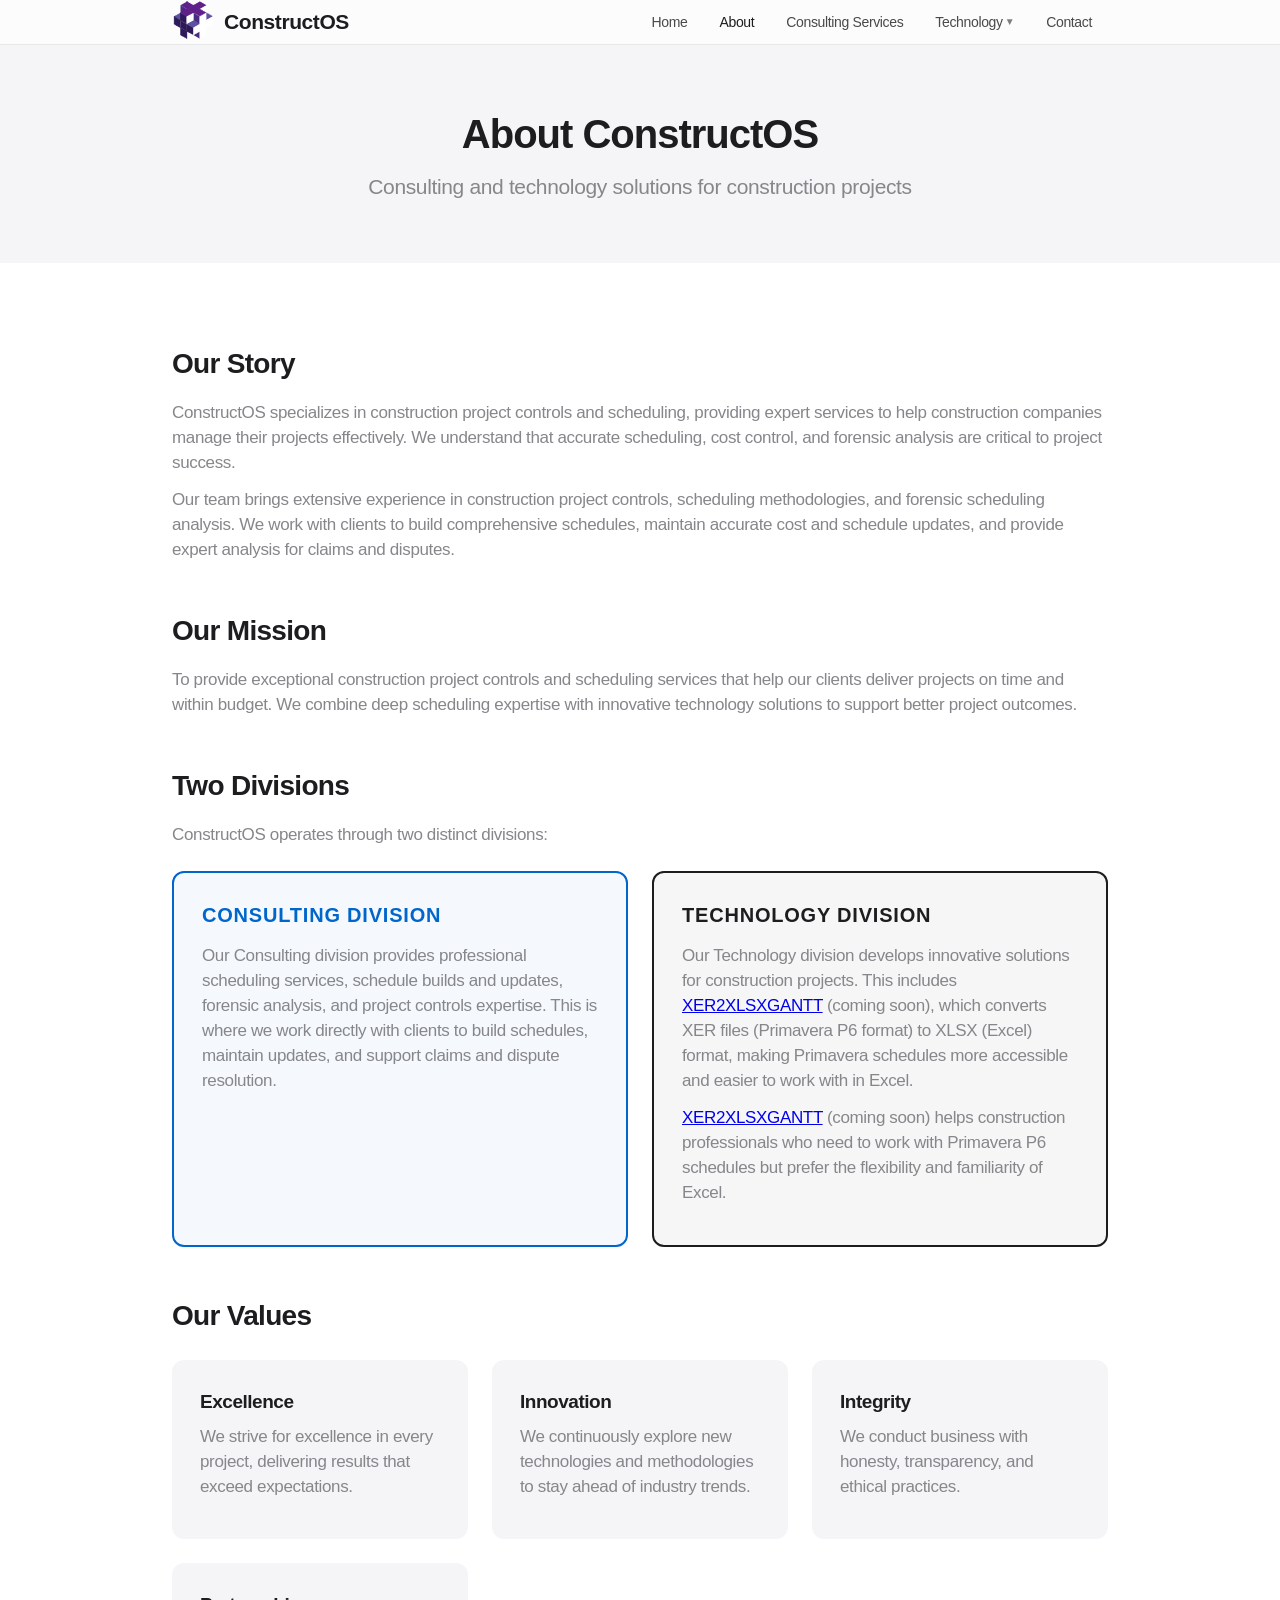
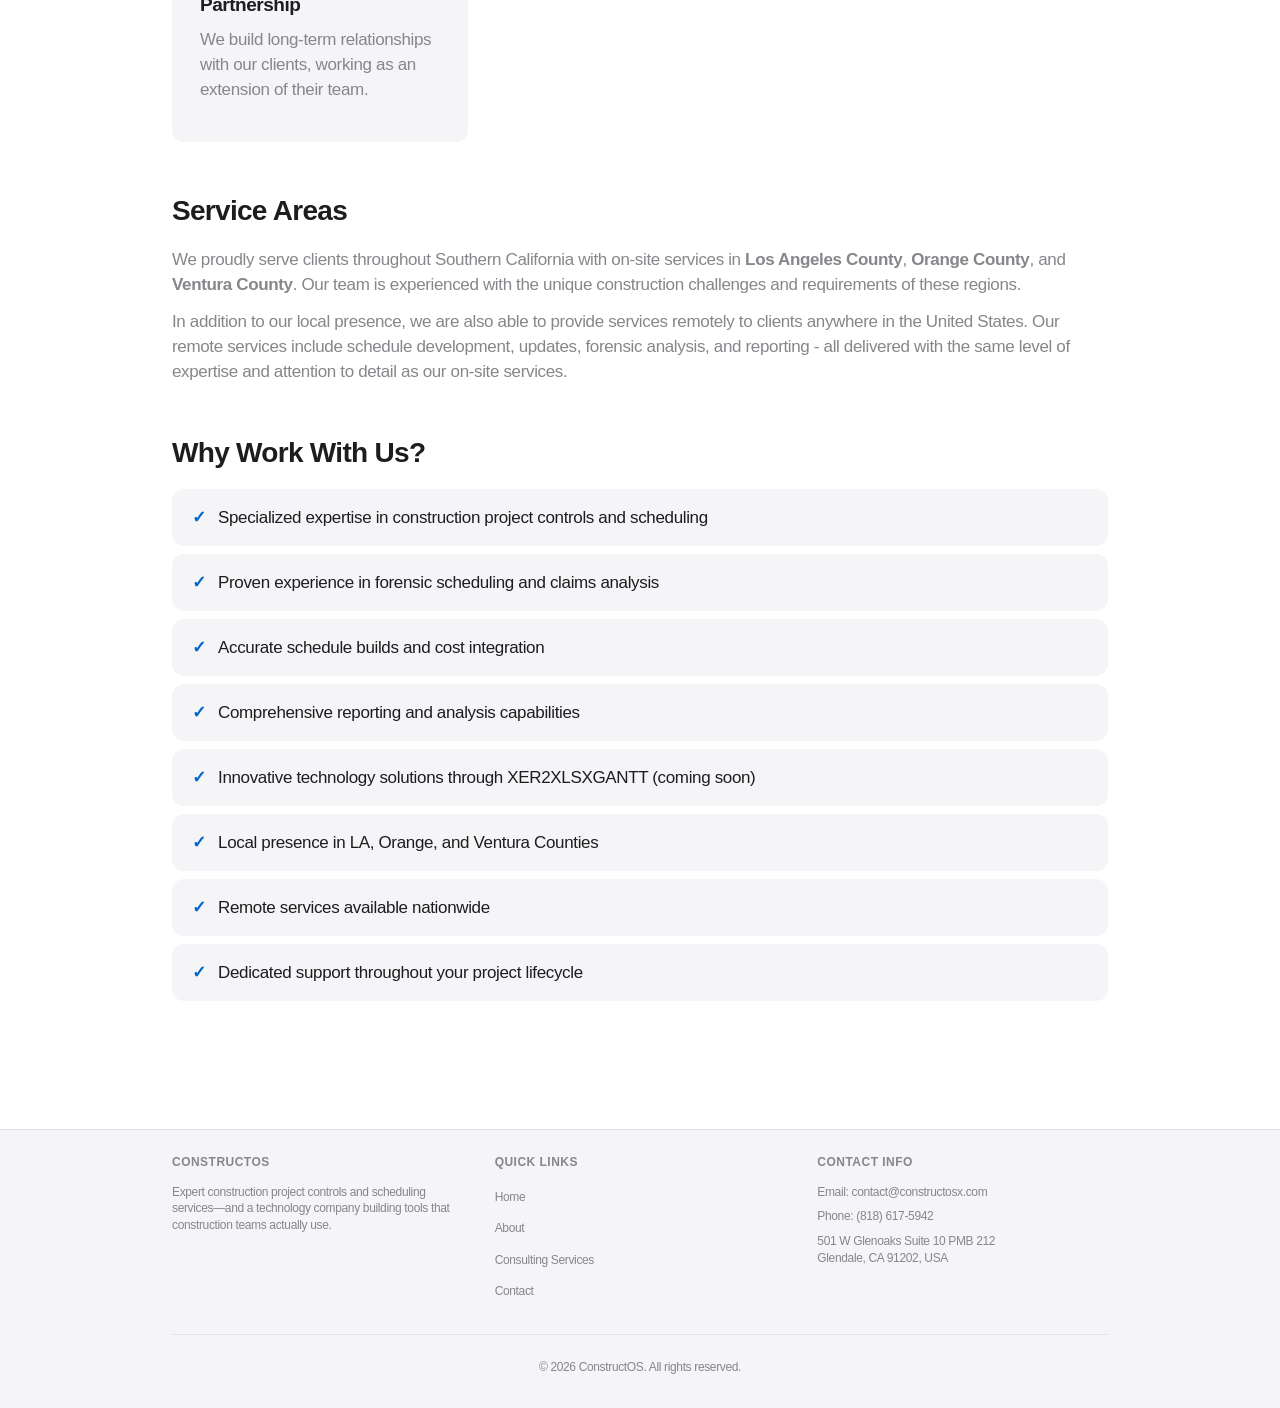
<file: docs/about.html>
<!DOCTYPE html>
<html lang="en">
<head>
    <meta charset="UTF-8">
    <meta name="viewport" content="width=device-width, initial-scale=1.0">
    <link rel="icon" type="image/x-icon" href="static/images/logo.ico">
    <link rel="shortcut icon" href="static/images/logo.svg">
    <title>About Us - ConstructOS</title>
    <link rel="stylesheet" href="static/css/styles.css">
</head>
<body>
    <header>
        <nav class="navbar">
            <div class="container">
                <div class="logo">
                    <a href="index.html">
                        <img src="static/images/logo.svg" alt="ConstructOS Logo" id="logo-img">
                        <span class="logo-text">ConstructOS</span>
                    </a>
                </div>
                <ul class="nav-menu">
                    <li><a href="index.html">Home</a></li>
                    <li><a href="about.html" class="active">About</a></li>
                    <li><a href="services.html">Consulting Services</a></li>
                    <li class="dropdown">
                        <a href="#" class="dropdown-toggle">Technology <span class="dropdown-arrow">▼</span></a>
                        <ul class="dropdown-menu">
                            <li><a href="https://www.xer2xlsxgantt.com" target="_blank">XER2XLSXGANTT (Coming Soon)</a></li>
                        </ul>
                    </li>
                    <li><a href="contact.html">Contact</a></li>
                </ul>
                <div class="hamburger">
                    <span></span>
                    <span></span>
                    <span></span>
                </div>
            </div>
        </nav>
    </header>

    <main>
        <section class="page-header">
            <div class="container">
                <h1>About ConstructOS</h1>
                <p>Consulting and technology solutions for construction projects</p>
            </div>
        </section>

        <section class="about-content">
            <div class="container">
                <div class="about-section">
                    <h2>Our Story</h2>
                    <p>ConstructOS specializes in construction project controls and scheduling, providing expert services to help construction companies manage their projects effectively. We understand that accurate scheduling, cost control, and forensic analysis are critical to project success.</p>
                    <p>Our team brings extensive experience in construction project controls, scheduling methodologies, and forensic scheduling analysis. We work with clients to build comprehensive schedules, maintain accurate cost and schedule updates, and provide expert analysis for claims and disputes.</p>
                </div>

                <div class="about-section">
                    <h2>Our Mission</h2>
                    <p>To provide exceptional construction project controls and scheduling services that help our clients deliver projects on time and within budget. We combine deep scheduling expertise with innovative technology solutions to support better project outcomes.</p>
                </div>

                <div class="about-section">
                    <h2>Two Divisions</h2>
                    <p class="about-divisions-intro">ConstructOS operates through two distinct divisions:</p>
                    <div class="divisions-grid">
                        <div class="division-card division-consulting">
                            <h3>Consulting Division</h3>
                            <p>Our Consulting division provides professional scheduling services, schedule builds and updates, forensic analysis, and project controls expertise. This is where we work directly with clients to build schedules, maintain updates, and support claims and dispute resolution.</p>
                        </div>
                        <div class="division-card division-technology">
                            <h3>Technology Division</h3>
                            <p>Our Technology division develops innovative solutions for construction projects. This includes <a href="https://www.xer2xlsxgantt.com" target="_blank" rel="noopener noreferrer">XER2XLSXGANTT</a> (coming soon), which converts XER files (Primavera P6 format) to XLSX (Excel) format, making Primavera schedules more accessible and easier to work with in Excel.</p>
                            <p><a href="https://www.xer2xlsxgantt.com" target="_blank" rel="noopener noreferrer">XER2XLSXGANTT</a> (coming soon) helps construction professionals who need to work with Primavera P6 schedules but prefer the flexibility and familiarity of Excel.</p>
                        </div>
                    </div>
                </div>

                <div class="about-section">
                    <h2>Our Values</h2>
                    <div class="values-grid">
                        <div class="value-item">
                            <h3>Excellence</h3>
                            <p>We strive for excellence in every project, delivering results that exceed expectations.</p>
                        </div>
                        <div class="value-item">
                            <h3>Innovation</h3>
                            <p>We continuously explore new technologies and methodologies to stay ahead of industry trends.</p>
                        </div>
                        <div class="value-item">
                            <h3>Integrity</h3>
                            <p>We conduct business with honesty, transparency, and ethical practices.</p>
                        </div>
                        <div class="value-item">
                            <h3>Partnership</h3>
                            <p>We build long-term relationships with our clients, working as an extension of their team.</p>
                        </div>
                    </div>
                </div>

                <div class="about-section">
                    <h2>Service Areas</h2>
                    <p>We proudly serve clients throughout Southern California with on-site services in <strong>Los Angeles County</strong>, <strong>Orange County</strong>, and <strong>Ventura County</strong>. Our team is experienced with the unique construction challenges and requirements of these regions.</p>
                    <p>In addition to our local presence, we are also able to provide services remotely to clients anywhere in the United States. Our remote services include schedule development, updates, forensic analysis, and reporting - all delivered with the same level of expertise and attention to detail as our on-site services.</p>
                </div>

                <div class="about-section">
                    <h2>Why Work With Us?</h2>
                    <ul class="benefits-list">
                        <li>Specialized expertise in construction project controls and scheduling</li>
                        <li>Proven experience in forensic scheduling and claims analysis</li>
                        <li>Accurate schedule builds and cost integration</li>
                        <li>Comprehensive reporting and analysis capabilities</li>
                        <li>Innovative technology solutions through XER2XLSXGANTT (coming soon)</li>
                        <li>Local presence in LA, Orange, and Ventura Counties</li>
                        <li>Remote services available nationwide</li>
                        <li>Dedicated support throughout your project lifecycle</li>
                    </ul>
                </div>
            </div>
        </section>
    </main>

    <footer>
        <div class="container">
            <div class="footer-content">
                <div class="footer-section">
                    <h3>ConstructOS</h3>
                    <p>Expert construction project controls and scheduling services—and a technology company building tools that construction teams actually use.</p>
                </div>
                <div class="footer-section">
                    <h4>Quick Links</h4>
                    <ul>
                        <li><a href="index.html">Home</a></li>
                        <li><a href="about.html">About</a></li>
                        <li><a href="services.html">Consulting Services</a></li>
                        <li><a href="contact.html">Contact</a></li>
                    </ul>
                </div>
                <div class="footer-section">
                    <h4>Contact Info</h4>
                    <p>Email: contact@constructosx.com</p>
                    <p>Phone: (818) 617-5942</p>
                    <p>501 W Glenoaks Suite 10 PMB 212<br>Glendale, CA 91202, USA</p>
                </div>
            </div>
            <div class="footer-bottom">
                <p>&copy; <span id="current-year"></span> ConstructOS. All rights reserved.</p>
            </div>
        </div>
    </footer>

    <script src="static/js/script.js"></script>
    <script>document.getElementById('current-year').textContent = new Date().getFullYear();</script>
</body>
</html>
</file>
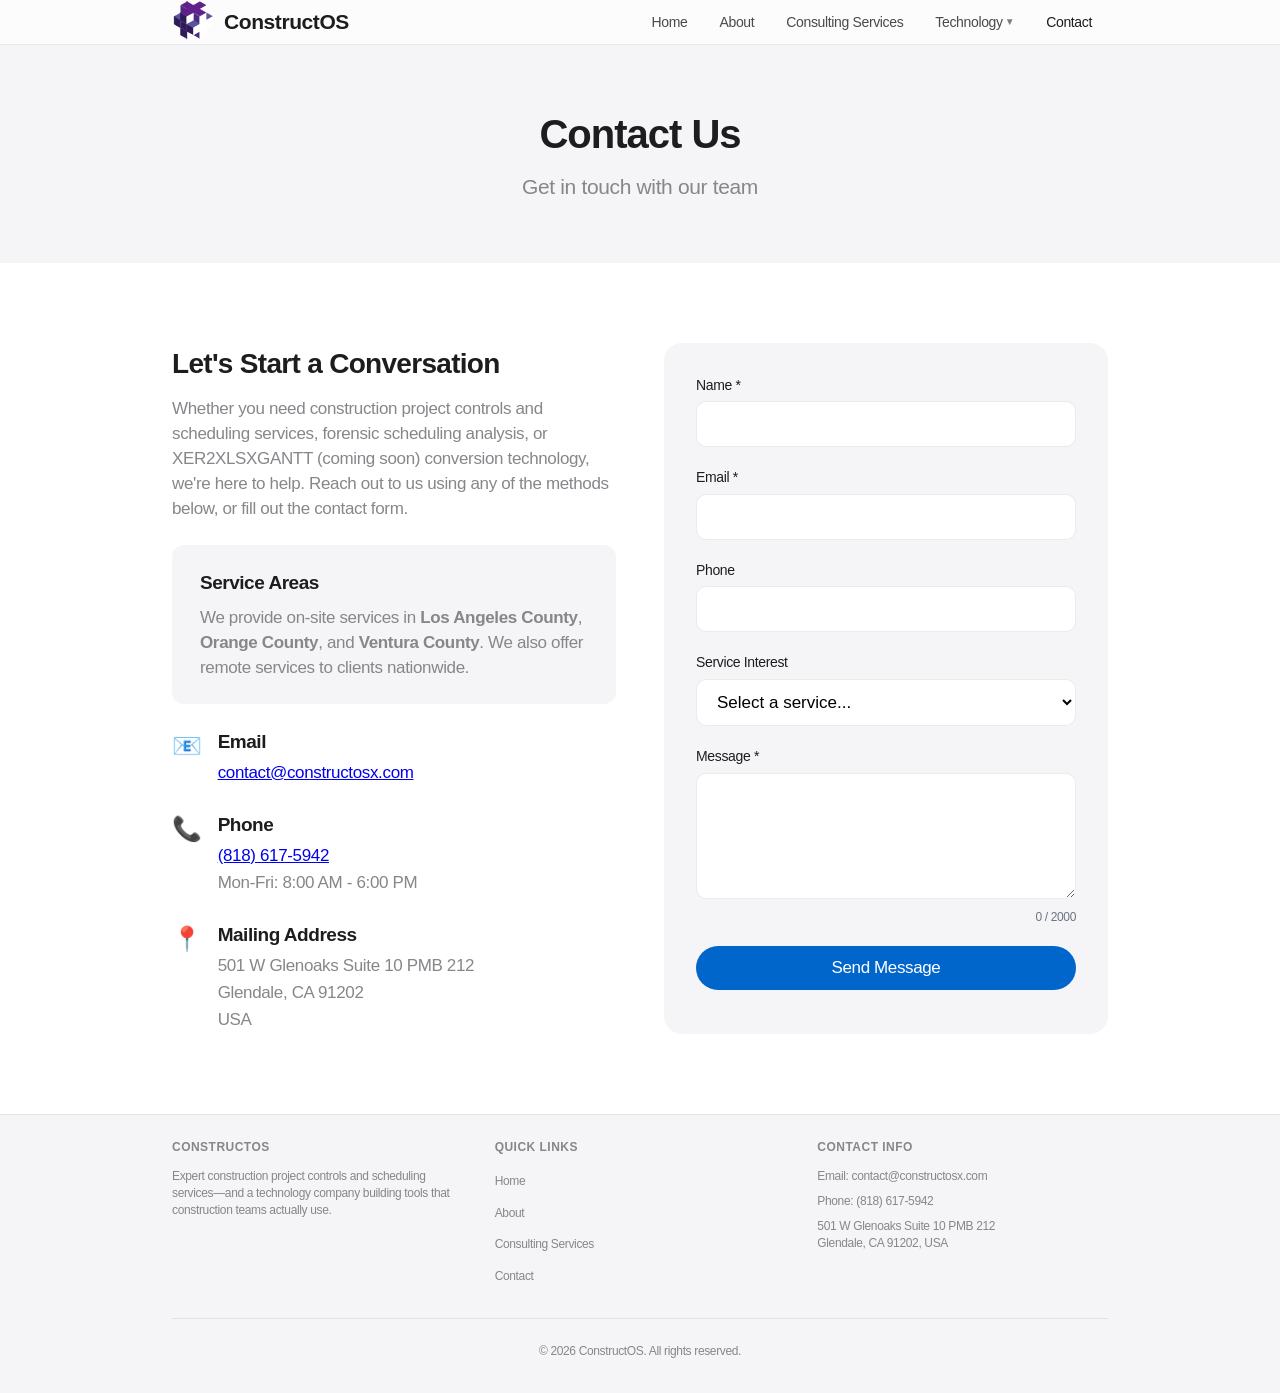
<file: docs/contact.html>
<!DOCTYPE html>
<html lang="en">
<head>
    <meta charset="UTF-8">
    <meta name="viewport" content="width=device-width, initial-scale=1.0">
    <link rel="icon" type="image/x-icon" href="static/images/logo.ico">
    <link rel="shortcut icon" href="static/images/logo.svg">
    <title>Contact Us - ConstructOS</title>
    <link rel="stylesheet" href="static/css/styles.css">
</head>
<body>
    <header>
        <nav class="navbar">
            <div class="container">
                <div class="logo">
                    <a href="index.html">
                        <img src="static/images/logo.svg" alt="ConstructOS Logo" id="logo-img">
                        <span class="logo-text">ConstructOS</span>
                    </a>
                </div>
                <ul class="nav-menu">
                    <li><a href="index.html">Home</a></li>
                    <li><a href="about.html">About</a></li>
                    <li><a href="services.html">Consulting Services</a></li>
                    <li class="dropdown">
                        <a href="#" class="dropdown-toggle">Technology <span class="dropdown-arrow">▼</span></a>
                        <ul class="dropdown-menu">
                            <li><a href="https://www.xer2xlsxgantt.com" target="_blank">XER2XLSXGANTT (Coming Soon)</a></li>
                        </ul>
                    </li>
                    <li><a href="contact.html" class="active">Contact</a></li>
                </ul>
                <div class="hamburger">
                    <span></span>
                    <span></span>
                    <span></span>
                </div>
            </div>
        </nav>
    </header>

    <main>
        <section class="page-header">
            <div class="container">
                <h1>Contact Us</h1>
                <p>Get in touch with our team</p>
            </div>
        </section>

        <section class="contact-content">
            <div class="container">
                <div class="contact-wrapper">
                    <div class="contact-info">
                        <h2>Let's Start a Conversation</h2>
                        <p>Whether you need construction project controls and scheduling services, forensic scheduling analysis, or XER2XLSXGANTT (coming soon) conversion technology, we're here to help. Reach out to us using any of the methods below, or fill out the contact form.</p>
                        
                        <div class="service-areas-info">
                            <h3>Service Areas</h3>
                            <p>We provide on-site services in <strong>Los Angeles County</strong>, <strong>Orange County</strong>, and <strong>Ventura County</strong>. We also offer remote services to clients nationwide.</p>
                        </div>
                        
                        <div class="contact-details">
                            <div class="contact-item">
                                <div class="contact-icon">📧</div>
                                <div>
                                    <h3>Email</h3>
                                    <p><a href="mailto:contact@constructosx.com">contact@constructosx.com</a></p>
                                </div>
                            </div>
                            <div class="contact-item">
                                <div class="contact-icon">📞</div>
                                <div>
                                    <h3>Phone</h3>
                                    <p><a href="tel:+18186175942">(818) 617-5942</a></p>
                                    <p>Mon-Fri: 8:00 AM - 6:00 PM</p>
                                </div>
                            </div>
                            <div class="contact-item">
                                <div class="contact-icon">📍</div>
                                <div>
                                    <h3>Mailing Address</h3>
                                    <p>501 W Glenoaks Suite 10 PMB 212</p>
                                    <p>Glendale, CA 91202</p>
                                    <p>USA</p>
                                </div>
                            </div>
                        </div>
                    </div>

                    <div class="contact-form-wrapper">
                        <form class="contact-form" action="https://formspree.io/f/xaqpdezw" method="POST">
                            <input type="hidden" name="_subject" value="ConstructOS Contact Form Submission">
                            <div class="form-group">
                                <label for="name">Name *</label>
                                <input type="text" id="name" name="name" required>
                            </div>
                            <div class="form-group">
                                <label for="email">Email *</label>
                                <input type="email" id="email" name="email" required>
                            </div>
                            <div class="form-group">
                                <label for="phone">Phone</label>
                                <input type="tel" id="phone" name="phone">
                            </div>
                            <div class="form-group">
                                <label for="service">Service Interest</label>
                                <select id="service" name="service">
                                    <option value="">Select a service...</option>
                                    <option value="schedule-builds">Schedule Builds</option>
                                    <option value="schedule-updates">Schedule Updates</option>
                                    <option value="schedule-cost-updates">Schedule & Cost Updates</option>
                                    <option value="forensic-scheduling">Forensic Scheduling</option>
                                    <option value="time-impact-analysis">Time Impact Analysis</option>
                                    <option value="window-analysis">Window Analysis</option>
                                    <option value="reporting">Reporting</option>
                                    <option value="xer2xlsxgantt">XER2XLSXGANTT Conversion (Coming Soon)</option>
                                    <option value="other">Other</option>
                                </select>
                            </div>
                            <div class="form-group">
                                <label for="message">Message *</label>
                                <textarea id="message" name="message" rows="5" maxlength="2000" required></textarea>
                                <span id="message-counter" class="char-counter">0 / 2000</span>
                            </div>
                            <div id="form-message" class="form-message"></div>
                            <button type="submit" class="btn btn-primary">Send Message</button>
                        </form>
                    </div>
                </div>
            </div>
        </section>
    </main>

    <footer>
        <div class="container">
            <div class="footer-content">
                <div class="footer-section">
                    <h3>ConstructOS</h3>
                    <p>Expert construction project controls and scheduling services—and a technology company building tools that construction teams actually use.</p>
                </div>
                <div class="footer-section">
                    <h4>Quick Links</h4>
                    <ul>
                        <li><a href="index.html">Home</a></li>
                        <li><a href="about.html">About</a></li>
                        <li><a href="services.html">Consulting Services</a></li>
                        <li><a href="contact.html">Contact</a></li>
                    </ul>
                </div>
                <div class="footer-section">
                    <h4>Contact Info</h4>
                    <p>Email: contact@constructosx.com</p>
                    <p>Phone: (818) 617-5942</p>
                    <p>501 W Glenoaks Suite 10 PMB 212<br>Glendale, CA 91202, USA</p>
                </div>
            </div>
            <div class="footer-bottom">
                <p>&copy; <span id="current-year"></span> ConstructOS. All rights reserved.</p>
            </div>
        </div>
    </footer>

    <script src="static/js/script.js"></script>
    <script>document.getElementById('current-year').textContent = new Date().getFullYear();</script>
    <script>
        // Message character counter
        (function() {
            var msg = document.getElementById('message');
            var counter = document.getElementById('message-counter');
            if (msg && counter) {
                function updateCounter() {
                    counter.textContent = msg.value.length + ' / 2000';
                }
                msg.addEventListener('input', updateCounter);
                msg.addEventListener('paste', function() { setTimeout(updateCounter, 0); });
            }
        })();
        // Form submission with Formspree - show success/error message
        document.querySelector('.contact-form').addEventListener('submit', async function(e) {
            e.preventDefault();
            const form = this;
            const formMessage = document.getElementById('form-message');
            const submitBtn = form.querySelector('button[type="submit"]');
            const originalText = submitBtn.textContent;

            submitBtn.textContent = 'Sending...';
            submitBtn.disabled = true;
            formMessage.textContent = '';
            formMessage.className = 'form-message';

            try {
                const response = await fetch(form.action, {
                    method: 'POST',
                    body: new FormData(form),
                    headers: { 'Accept': 'application/json' }
                });
                const data = await response.json();
                if (data.ok) {
                    formMessage.textContent = 'Thank you! Your message has been sent. We will get back to you soon.';
                    formMessage.className = 'form-message success';
                    form.reset();
                    document.getElementById('message-counter').textContent = '0 / 2000';
                } else {
                    formMessage.textContent = data.error || 'Something went wrong. Please try again.';
                    formMessage.className = 'form-message error';
                }
            } catch (err) {
                formMessage.textContent = 'Something went wrong. Please try again.';
                formMessage.className = 'form-message error';
            }
            submitBtn.textContent = originalText;
            submitBtn.disabled = false;
        });
    </script>
</body>
</html>
</file>
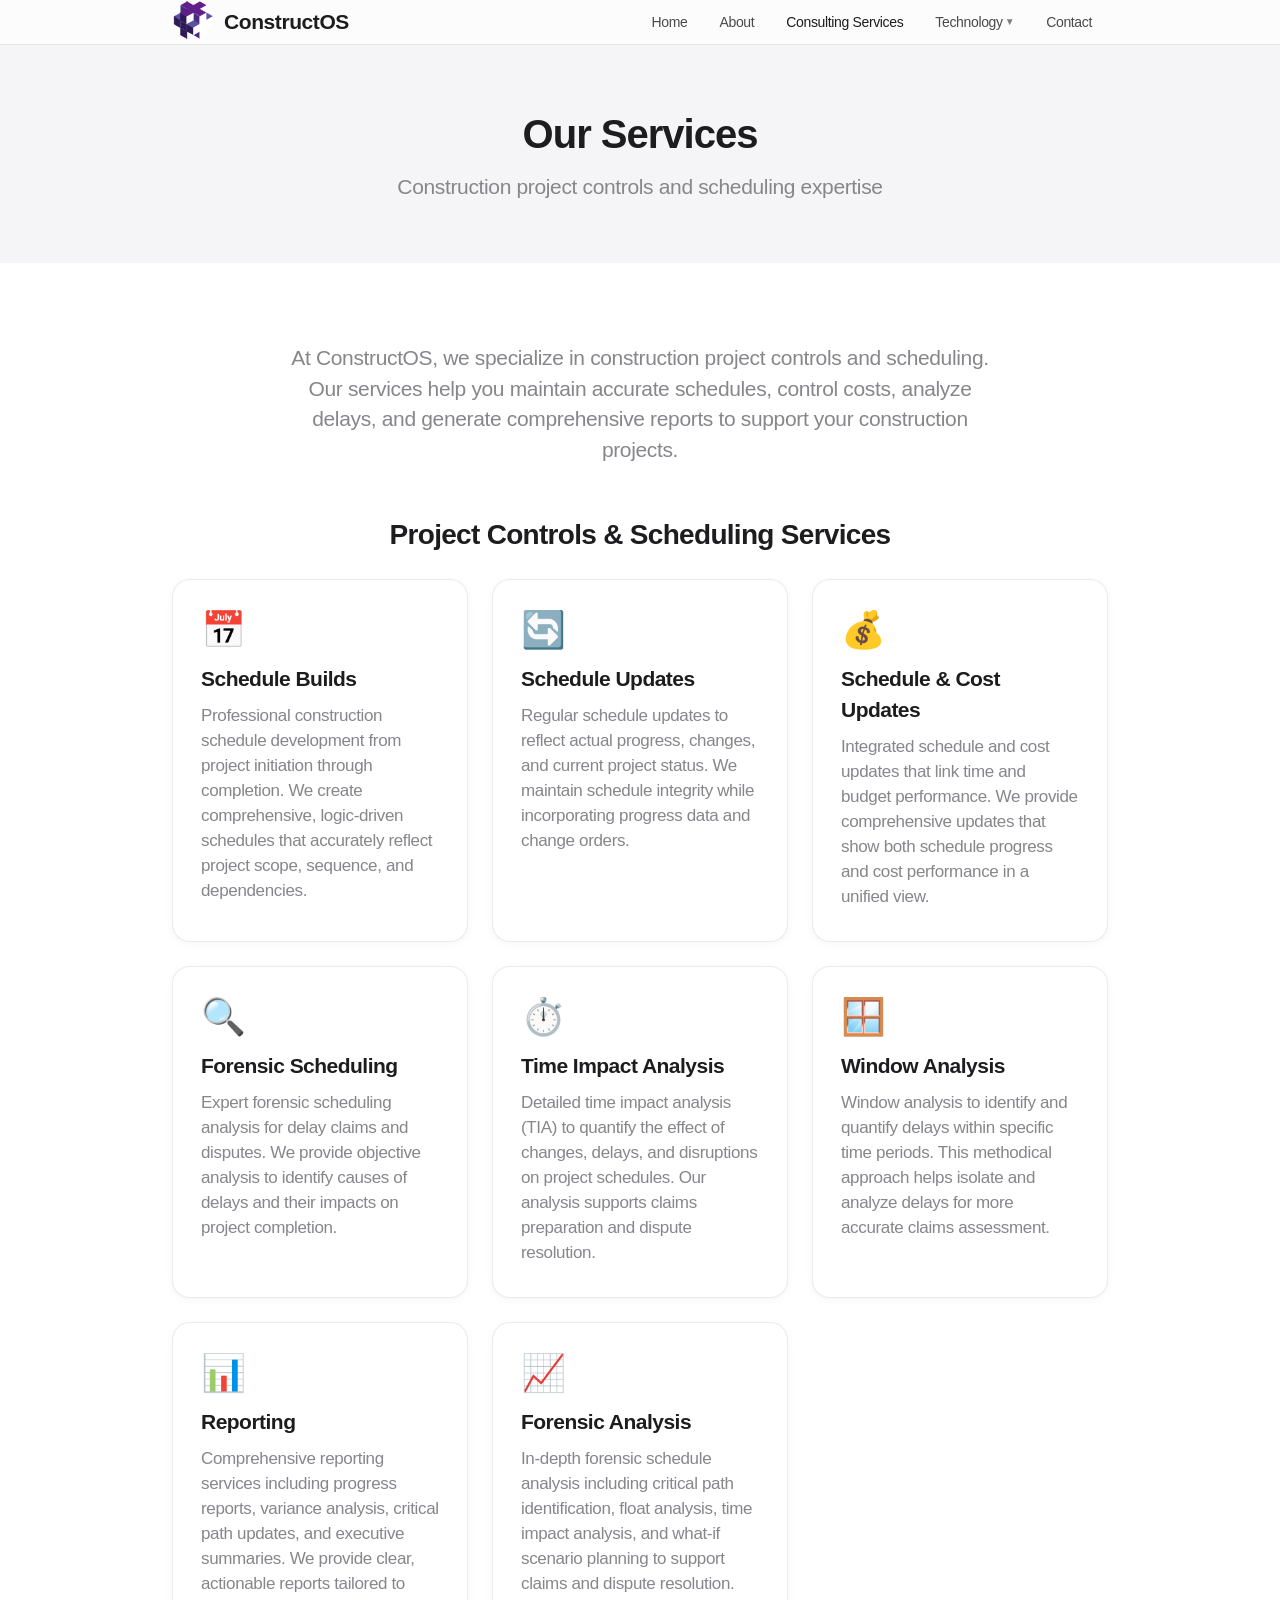
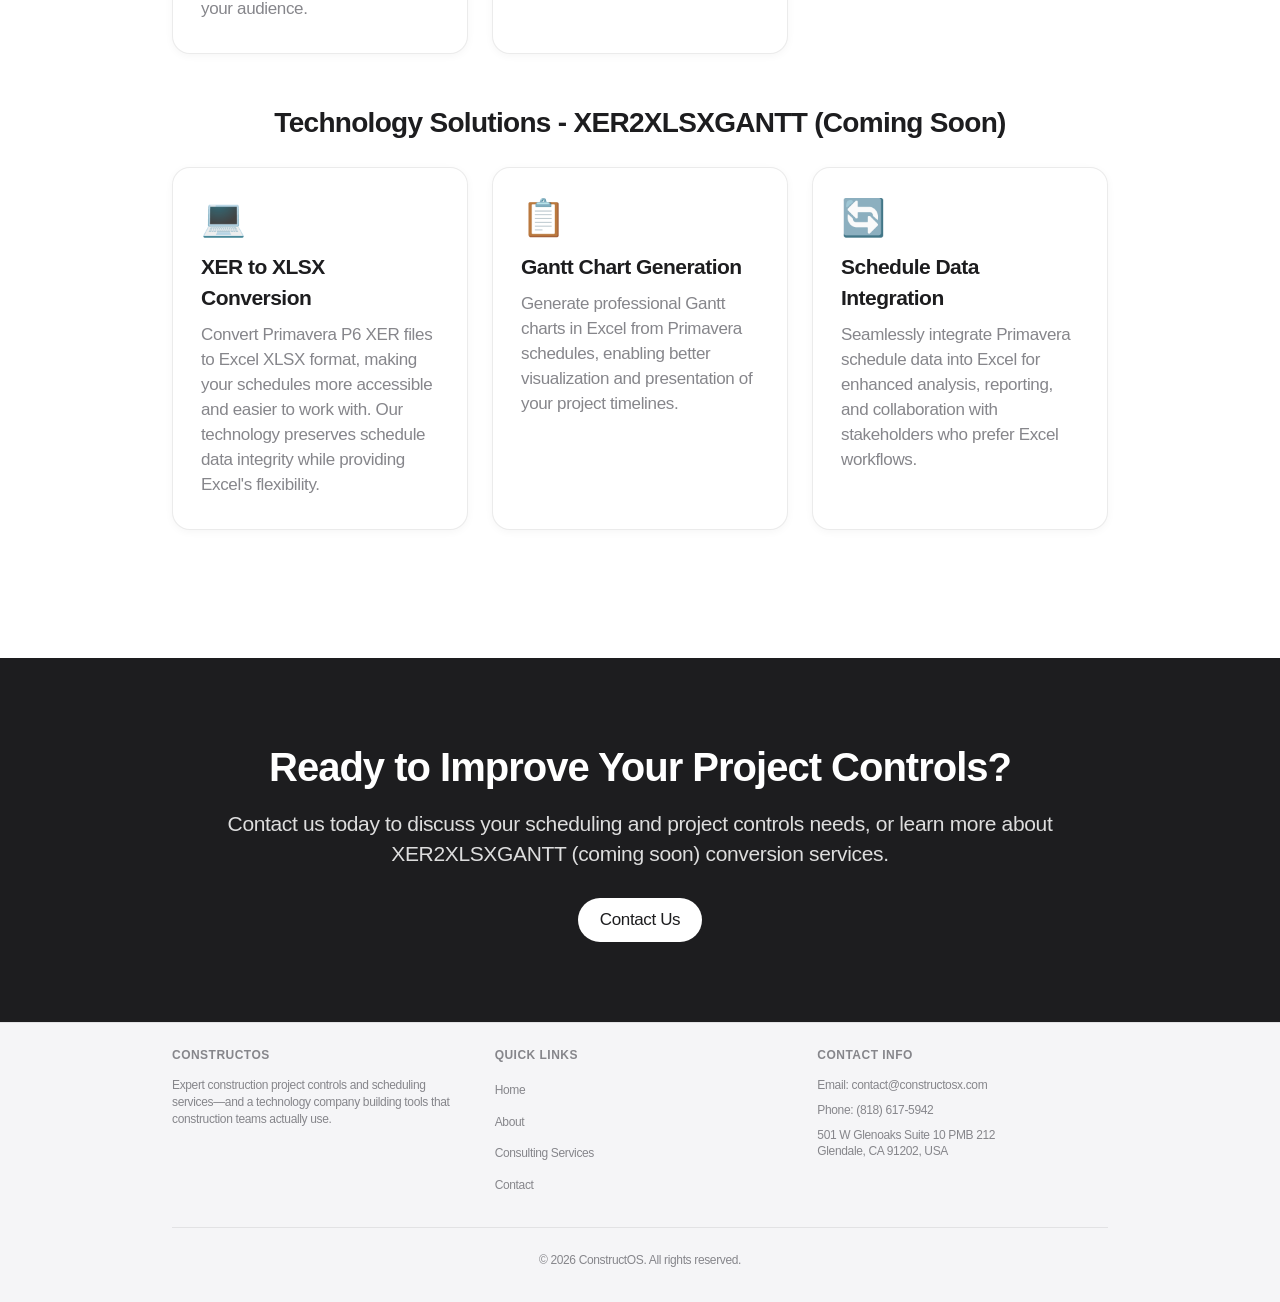
<file: docs/services.html>
<!DOCTYPE html>
<html lang="en">
<head>
    <meta charset="UTF-8">
    <meta name="viewport" content="width=device-width, initial-scale=1.0">
    <link rel="icon" type="image/x-icon" href="static/images/logo.ico">
    <link rel="shortcut icon" href="static/images/logo.svg">
    <title>Services - ConstructOS</title>
    <link rel="stylesheet" href="static/css/styles.css">
</head>
<body>
    <header>
        <nav class="navbar">
            <div class="container">
                <div class="logo">
                    <a href="index.html">
                        <img src="static/images/logo.svg" alt="ConstructOS Logo" id="logo-img">
                        <span class="logo-text">ConstructOS</span>
                    </a>
                </div>
                <ul class="nav-menu">
                    <li><a href="index.html">Home</a></li>
                    <li><a href="about.html">About</a></li>
                    <li><a href="services.html" class="active">Consulting Services</a></li>
                    <li class="dropdown">
                        <a href="#" class="dropdown-toggle">Technology <span class="dropdown-arrow">▼</span></a>
                        <ul class="dropdown-menu">
                            <li><a href="https://www.xer2xlsxgantt.com" target="_blank">XER2XLSXGANTT (Coming Soon)</a></li>
                        </ul>
                    </li>
                    <li><a href="contact.html">Contact</a></li>
                </ul>
                <div class="hamburger">
                    <span></span>
                    <span></span>
                    <span></span>
                </div>
            </div>
        </nav>
    </header>

    <main>
        <section class="page-header">
            <div class="container">
                <h1>Our Services</h1>
                <p>Construction project controls and scheduling expertise</p>
            </div>
        </section>

        <section class="services-content">
            <div class="container">
                <div class="services-intro">
                    <p>At ConstructOS, we specialize in construction project controls and scheduling. Our services help you maintain accurate schedules, control costs, analyze delays, and generate comprehensive reports to support your construction projects.</p>
                </div>

                <div class="services-category">
                    <h2>Project Controls & Scheduling Services</h2>
                    <div class="services-grid">
                        <div class="service-card">
                            <div class="service-icon">📅</div>
                            <h3>Schedule Builds</h3>
                            <p>Professional construction schedule development from project initiation through completion. We create comprehensive, logic-driven schedules that accurately reflect project scope, sequence, and dependencies.</p>
                        </div>
                        <div class="service-card">
                            <div class="service-icon">🔄</div>
                            <h3>Schedule Updates</h3>
                            <p>Regular schedule updates to reflect actual progress, changes, and current project status. We maintain schedule integrity while incorporating progress data and change orders.</p>
                        </div>
                        <div class="service-card">
                            <div class="service-icon">💰</div>
                            <h3>Schedule & Cost Updates</h3>
                            <p>Integrated schedule and cost updates that link time and budget performance. We provide comprehensive updates that show both schedule progress and cost performance in a unified view.</p>
                        </div>
                        <div class="service-card">
                            <div class="service-icon">🔍</div>
                            <h3>Forensic Scheduling</h3>
                            <p>Expert forensic scheduling analysis for delay claims and disputes. We provide objective analysis to identify causes of delays and their impacts on project completion.</p>
                        </div>
                        <div class="service-card">
                            <div class="service-icon">⏱️</div>
                            <h3>Time Impact Analysis</h3>
                            <p>Detailed time impact analysis (TIA) to quantify the effect of changes, delays, and disruptions on project schedules. Our analysis supports claims preparation and dispute resolution.</p>
                        </div>
                        <div class="service-card">
                            <div class="service-icon">🪟</div>
                            <h3>Window Analysis</h3>
                            <p>Window analysis to identify and quantify delays within specific time periods. This methodical approach helps isolate and analyze delays for more accurate claims assessment.</p>
                        </div>
                        <div class="service-card">
                            <div class="service-icon">📊</div>
                            <h3>Reporting</h3>
                            <p>Comprehensive reporting services including progress reports, variance analysis, critical path updates, and executive summaries. We provide clear, actionable reports tailored to your audience.</p>
                        </div>
                        <div class="service-card">
                            <div class="service-icon">📈</div>
                            <h3>Forensic Analysis</h3>
                            <p>In-depth forensic schedule analysis including critical path identification, float analysis, time impact analysis, and what-if scenario planning to support claims and dispute resolution.</p>
                        </div>
                    </div>
                </div>

                <div class="services-category">
                    <h2>Technology Solutions - XER2XLSXGANTT (Coming Soon)</h2>
                    <div class="services-grid">
                        <div class="service-card">
                            <div class="service-icon">💻</div>
                            <h3>XER to XLSX Conversion</h3>
                            <p>Convert Primavera P6 XER files to Excel XLSX format, making your schedules more accessible and easier to work with. Our technology preserves schedule data integrity while providing Excel's flexibility.</p>
                        </div>
                        <div class="service-card">
                            <div class="service-icon">📋</div>
                            <h3>Gantt Chart Generation</h3>
                            <p>Generate professional Gantt charts in Excel from Primavera schedules, enabling better visualization and presentation of your project timelines.</p>
                        </div>
                        <div class="service-card">
                            <div class="service-icon">🔄</div>
                            <h3>Schedule Data Integration</h3>
                            <p>Seamlessly integrate Primavera schedule data into Excel for enhanced analysis, reporting, and collaboration with stakeholders who prefer Excel workflows.</p>
                        </div>
                    </div>
                </div>
            </div>
        </section>

        <section class="cta-section">
            <div class="container">
                <h2>Ready to Improve Your Project Controls?</h2>
                <p>Contact us today to discuss your scheduling and project controls needs, or learn more about XER2XLSXGANTT (coming soon) conversion services.</p>
                <a href="contact.html" class="btn btn-primary">Contact Us</a>
            </div>
        </section>
    </main>

    <footer>
        <div class="container">
            <div class="footer-content">
                <div class="footer-section">
                    <h3>ConstructOS</h3>
                    <p>Expert construction project controls and scheduling services—and a technology company building tools that construction teams actually use.</p>
                </div>
                <div class="footer-section">
                    <h4>Quick Links</h4>
                    <ul>
                        <li><a href="index.html">Home</a></li>
                        <li><a href="about.html">About</a></li>
                        <li><a href="services.html">Consulting Services</a></li>
                        <li><a href="contact.html">Contact</a></li>
                    </ul>
                </div>
                <div class="footer-section">
                    <h4>Contact Info</h4>
                    <p>Email: contact@constructosx.com</p>
                    <p>Phone: (818) 617-5942</p>
                    <p>501 W Glenoaks Suite 10 PMB 212<br>Glendale, CA 91202, USA</p>
                </div>
            </div>
            <div class="footer-bottom">
                <p>&copy; <span id="current-year"></span> ConstructOS. All rights reserved.</p>
            </div>
        </div>
    </footer>

    <script src="static/js/script.js"></script>
    <script>document.getElementById('current-year').textContent = new Date().getFullYear();</script>
</body>
</html>
</file>
<file: docs/static/css/styles.css>
/* Apple-inspired design: minimal, clean, generous whitespace */
* {
    margin: 0;
    padding: 0;
    box-sizing: border-box;
    -webkit-user-select: none;
    -moz-user-select: none;
    -ms-user-select: none;
    user-select: none;
}

:root {
    --text-primary: #1d1d1f;
    --text-secondary: #86868b;
    --bg-white: #ffffff;
    --bg-gray: #f5f5f7;
    --link-blue: #0066cc;
    --link-blue-hover: #0077ed;
    --border-light: rgba(0, 0, 0, 0.08);
    --shadow-subtle: 0 2px 8px rgba(0, 0, 0, 0.04);
    --shadow-card: 0 4px 24px rgba(0, 0, 0, 0.06);
}

body {
    font-family: -apple-system, BlinkMacSystemFont, 'SF Pro Text', 'Segoe UI', 'Helvetica Neue', sans-serif;
    line-height: 1.47059;
    font-weight: 400;
    letter-spacing: -0.022em;
    color: var(--text-primary);
    background-color: var(--bg-white);
    -webkit-font-smoothing: antialiased;
    -moz-osx-font-smoothing: grayscale;
}

h1, h2, h3, h4, h5, h6 {
    font-weight: 600;
    letter-spacing: -0.025em;
}

.container {
    max-width: 980px;
    margin: 0 auto;
    padding: 0 22px;
}

/* Flash Messages */
.flash-messages {
    position: fixed;
    top: 60px;
    right: 22px;
    z-index: 2000;
    max-width: 380px;
}

.flash-message {
    padding: 12px 18px;
    border-radius: 12px;
    margin-bottom: 8px;
    box-shadow: var(--shadow-card);
    animation: slideIn 0.35s ease;
    font-size: 14px;
}

.flash-success {
    background-color: #e8f5e9;
    color: #1b5e20;
}

.flash-error {
    background-color: #ffebee;
    color: #b71c1c;
}

@keyframes slideIn {
    from { transform: translateX(100%); opacity: 0; }
    to { transform: translateX(0); opacity: 1; }
}

/* Header – Apple style: light, translucent, dark text */
header {
    background: rgba(251, 251, 253, 0.72);
    backdrop-filter: saturate(180%) blur(20px);
    -webkit-backdrop-filter: saturate(180%) blur(20px);
    border-bottom: 1px solid var(--border-light);
    position: sticky;
    top: 0;
    z-index: 1000;
}

.navbar {
    padding: 0;
    height: 44px;
    display: flex;
    align-items: center;
}

.navbar .container {
    display: flex;
    justify-content: space-between;
    align-items: center;
    width: 100%;
    max-width: 980px;
}

.logo a {
    display: flex;
    align-items: center;
    text-decoration: none;
    color: var(--text-primary);
    font-size: 21px;
    font-weight: 600;
    letter-spacing: -0.02em;
}

#logo-img {
    height: 44px;
    width: auto;
    margin-right: 8px;
    display: block;
}

.logo-text {
    font-size: 21px;
}

.nav-menu {
    display: flex;
    list-style: none;
    gap: 0;
    align-items: center;
}

.nav-menu a {
    text-decoration: none;
    color: var(--text-primary);
    font-size: 14px;
    font-weight: 400;
    opacity: 0.8;
    transition: opacity 0.2s ease;
    padding: 0 16px;
    line-height: 44px;
}

.nav-menu a:hover,
.nav-menu a.active {
    opacity: 1;
}

.nav-menu a.active {
    font-weight: 500;
}

/* Dropdown */
.dropdown {
    position: relative;
}

.dropdown-toggle {
    cursor: pointer;
    display: flex;
    align-items: center;
    gap: 2px;
}

.dropdown-arrow {
    font-size: 10px;
    opacity: 0.7;
    transition: transform 0.25s ease;
}

.dropdown:hover .dropdown-arrow {
    transform: rotate(180deg);
}

.dropdown-menu {
    position: absolute;
    top: 100%;
    left: 50%;
    transform: translateX(-50%) translateY(-4px);
    background: rgba(251, 251, 253, 0.94);
    backdrop-filter: saturate(180%) blur(20px);
    list-style: none;
    padding: 8px 0;
    min-width: 200px;
    box-shadow: var(--shadow-card);
    border-radius: 12px;
    border: 1px solid var(--border-light);
    opacity: 0;
    visibility: hidden;
    transition: opacity 0.2s ease, visibility 0.2s ease;
    z-index: 1001;
}

.dropdown:hover .dropdown-menu {
    opacity: 1;
    visibility: visible;
}

.dropdown-menu a {
    display: block;
    padding: 10px 20px;
    color: var(--text-primary);
    font-size: 14px;
    line-height: 1.4;
    opacity: 1;
}

.dropdown-menu a:hover {
    background: var(--bg-gray);
    color: var(--link-blue);
}

.hamburger {
    display: none;
    flex-direction: column;
    cursor: pointer;
    gap: 5px;
}

.hamburger span {
    width: 22px;
    height: 2px;
    background-color: var(--text-primary);
    transition: all 0.25s ease;
}

/* Hero – clean, large type, subtle background */
.hero {
    position: relative;
    color: var(--text-primary);
    padding: 60px 22px 80px;
    text-align: center;
    min-height: 520px;
    display: flex;
    align-items: center;
    justify-content: center;
    overflow: hidden;
    background: var(--bg-gray);
}

.hero-background {
    position: absolute;
    top: 0;
    left: 0;
    width: 100%;
    height: 100%;
    z-index: 0;
}

.hero-video {
    position: absolute;
    top: 0;
    left: 0;
    width: 100%;
    height: 100%;
    object-fit: cover;
    object-position: center;
}

.hero-image {
    width: 100%;
    height: 100%;
    object-fit: cover;
    object-position: center;
    opacity: 0.4;
}

.hero-overlay {
    position: absolute;
    top: 0;
    left: 0;
    width: 100%;
    height: 100%;
    background: linear-gradient(to bottom, rgba(245, 245, 247, 0.85) 0%, rgba(245, 245, 247, 0.95) 100%);
    z-index: 1;
}

.hero-content {
    position: relative;
    z-index: 2;
    max-width: 800px;
    margin: 0 auto;
}

.hero-content h1 {
    font-size: 48px;
    line-height: 1.08349;
    font-weight: 600;
    letter-spacing: -0.003em;
    margin-bottom: 16px;
    animation: fadeInUp 0.6s ease;
}

.hero-content p {
    font-size: 21px;
    line-height: 1.381;
    font-weight: 400;
    color: var(--text-secondary);
    margin-bottom: 28px;
    animation: fadeInUp 0.7s ease;
}

.hero-tagline {
    font-size: 14px !important;
    font-weight: 600 !important;
    letter-spacing: 0.12em !important;
    text-transform: uppercase;
    color: var(--link-blue) !important;
    margin-bottom: 14px !important;
}

.hero-divisions {
    display: flex;
    flex-wrap: wrap;
    gap: 20px 32px;
    justify-content: center;
    margin-bottom: 28px;
    animation: fadeInUp 0.7s ease;
}

.hero-division-item {
    display: flex;
    flex-direction: column;
    align-items: center;
    text-align: center;
    padding: 14px 20px;
    background: rgba(255, 255, 255, 0.9);
    border: 2px solid var(--link-blue);
    border-radius: 12px;
    min-width: 260px;
}

.hero-division-label {
    font-size: 15px;
    font-weight: 700;
    letter-spacing: 0.06em;
    text-transform: uppercase;
    color: var(--link-blue);
    margin-bottom: 4px;
}

.hero-division-desc {
    font-size: 16px;
    color: var(--text-primary);
    line-height: 1.35;
}

.hero-buttons {
    display: flex;
    gap: 16px;
    justify-content: center;
    flex-wrap: wrap;
    animation: fadeInUp 0.8s ease;
}

/* Buttons – Apple style */
.btn {
    display: inline-block;
    padding: 12px 22px;
    text-decoration: none;
    border-radius: 980px;
    font-size: 17px;
    font-weight: 400;
    line-height: 1.17648;
    letter-spacing: -0.022em;
    transition: opacity 0.2s ease, background 0.2s ease;
    border: none;
    cursor: pointer;
}

.btn-primary {
    background: var(--link-blue);
    color: var(--bg-white);
}

.btn-primary:hover {
    background: var(--link-blue-hover);
}

.btn-secondary {
    background: transparent;
    color: var(--link-blue);
}

.btn-secondary:hover {
    text-decoration: underline;
}

/* Section typography */
.section-header {
    text-align: center;
    margin-bottom: 48px;
}

.section-header h2 {
    font-size: 40px;
    line-height: 1.1;
    font-weight: 600;
    letter-spacing: -0.025em;
    margin-bottom: 12px;
    color: var(--text-primary);
}

.section-subtitle {
    font-size: 21px;
    color: var(--text-secondary);
    font-weight: 400;
}

/* Image Gallery */
.image-gallery {
    padding: 80px 22px;
    background: var(--bg-white);
}

.image-gallery h2 {
    text-align: center;
    font-size: 40px;
    line-height: 1.1;
    font-weight: 600;
    margin-bottom: 12px;
    color: var(--text-primary);
}

.gallery-intro {
    text-align: center;
    font-size: 21px;
    color: var(--text-secondary);
    margin-bottom: 48px;
    max-width: 600px;
    margin-left: auto;
    margin-right: auto;
}

.gallery-grid {
    display: grid;
    grid-template-columns: repeat(auto-fit, minmax(260px, 1fr));
    gap: 20px;
}

.gallery-item {
    position: relative;
    border-radius: 18px;
    overflow: visible;
    background: var(--bg-gray);
    transition: transform 0.3s ease;
}

.gallery-item .gallery-image-wrapper {
    border-radius: 18px;
    overflow: hidden;
}

.division-badge {
    position: absolute;
    top: 10px;
    left: 10px;
    z-index: 2;
    font-size: 11px;
    font-weight: 700;
    letter-spacing: 0.08em;
    text-transform: uppercase;
    padding: 5px 10px;
    border-radius: 6px;
}

.division-badge-consulting {
    background: var(--link-blue);
    color: var(--bg-white);
}

.division-badge-technology {
    background: #1d1d1f;
    color: var(--bg-white);
}

.gallery-item-link {
    display: block;
    text-decoration: none;
    color: inherit;
}

.gallery-item:hover {
    transform: scale(1.02);
}

.gallery-image-wrapper {
    position: relative;
    width: 100%;
    padding-top: 75%;
    overflow: hidden;
    background: var(--bg-gray);
}

.gallery-image {
    position: absolute;
    top: 0;
    left: 0;
    width: 100%;
    height: 100%;
    object-fit: cover;
    transition: transform 0.5s ease;
}

.gallery-item:hover .gallery-image {
    transform: scale(1.05);
}

.gallery-overlay {
    position: absolute;
    bottom: 0;
    left: 0;
    right: 0;
    background: linear-gradient(to top, rgba(0, 0, 0, 0.85), rgba(0, 0, 0, 0.4));
    padding: 20px 18px 16px;
    color: var(--bg-white);
    transform: translateY(100%);
    transition: transform 0.3s ease;
}

.gallery-item:hover .gallery-overlay {
    transform: translateY(0);
}

.gallery-overlay h3 {
    font-size: 18px;
    font-weight: 600;
    margin: 0 0 8px 0;
    line-height: 1.2;
}

.gallery-overlay p {
    font-size: 14px;
    font-weight: 400;
    margin: 0;
    line-height: 1.4;
    opacity: 0.95;
}

/* Features */
.features {
    padding: 80px 22px;
    background: var(--bg-gray);
}

.features .section-header h2,
.features h2 {
    font-size: 40px;
    color: var(--text-primary);
    font-weight: 600;
}

.features-grid {
    display: grid;
    grid-template-columns: repeat(auto-fit, minmax(220px, 1fr));
    gap: 24px;
}

.feature-card {
    background: var(--bg-white);
    padding: 32px 28px;
    border-radius: 18px;
    text-align: center;
    transition: transform 0.3s ease;
    border: none;
}

.feature-card:hover {
    transform: translateY(-4px);
}

.feature-card::before {
    display: none;
}

.feature-icon {
    font-size: 40px;
    margin-bottom: 16px;
    line-height: 1;
}

.feature-card h3 {
    font-size: 21px;
    font-weight: 600;
    color: var(--text-primary);
    margin-bottom: 8px;
}

.feature-card p {
    font-size: 17px;
    color: var(--text-secondary);
    line-height: 1.47059;
}

/* Service Areas */
.service-areas {
    padding: 80px 22px;
    background: var(--bg-white);
}

.service-areas h2 {
    text-align: center;
    font-size: 40px;
    font-weight: 600;
    margin-bottom: 12px;
    color: var(--text-primary);
}

.service-areas-intro {
    text-align: center;
    font-size: 21px;
    color: var(--text-secondary);
    margin-bottom: 48px;
}

.service-areas-grid {
    display: grid;
    grid-template-columns: repeat(auto-fit, minmax(200px, 1fr));
    gap: 20px;
    margin-bottom: 32px;
    max-width: 900px;
    margin-left: auto;
    margin-right: auto;
}

.service-area-card {
    background: var(--bg-gray);
    padding: 28px 24px;
    border-radius: 18px;
    text-align: center;
    transition: transform 0.3s ease;
    border: none;
}

.service-area-card:hover {
    transform: translateY(-2px);
}

.service-area-icon {
    font-size: 32px;
    margin-bottom: 12px;
    line-height: 1;
}

.service-area-card h3 {
    font-size: 19px;
    font-weight: 600;
    color: var(--text-primary);
    margin-bottom: 4px;
}

.service-area-card p {
    font-size: 15px;
    color: var(--text-secondary);
    margin-top: 4px;
}

.service-areas-note {
    text-align: center;
    max-width: 720px;
    margin: 24px auto 0;
    color: var(--text-secondary);
    font-size: 17px;
    line-height: 1.47059;
}

.service-areas-info {
    background: var(--bg-gray);
    padding: 24px 28px;
    border-radius: 12px;
    margin-bottom: 24px;
    border-left: none;
}

.service-areas-info h3 {
    color: var(--text-primary);
    font-size: 19px;
    margin-bottom: 8px;
}

.service-areas-info p {
    color: var(--text-secondary);
    margin: 0;
    font-size: 17px;
}

/* Tech Showcase */
.tech-showcase {
    padding: 80px 22px;
    background: var(--bg-gray);
}

.tech-company-section {
    max-width: 720px;
    margin: 0 auto;
    text-align: center;
    background: var(--bg-white);
    padding: 48px 40px;
    border-radius: 18px;
    box-shadow: var(--shadow-subtle);
}

.tech-division-label {
    font-size: 13px;
    font-weight: 700;
    letter-spacing: 0.1em;
    text-transform: uppercase;
    color: #1d1d1f;
    margin-bottom: 8px;
}

.tech-company-section h2 {
    font-size: 32px;
    font-weight: 600;
    color: var(--text-primary);
    margin-bottom: 12px;
}

.tech-company-section h3 {
    font-size: 28px;
    font-weight: 600;
    color: var(--text-primary);
    margin-bottom: 12px;
}

.tech-company-section p {
    font-size: 19px;
    color: var(--text-secondary);
    margin-bottom: 24px;
    line-height: 1.47059;
}

/* CTA Section – full-width edge-to-edge */
.cta-section {
    padding: 80px 0;
    background: var(--text-primary);
    color: var(--bg-white);
    text-align: center;
    width: 100%;
}

.cta-section .container {
    padding-left: 22px;
    padding-right: 22px;
}

.cta-section h2 {
    font-size: 40px;
    font-weight: 600;
    margin-bottom: 12px;
}

.cta-section p {
    font-size: 21px;
    color: rgba(255, 255, 255, 0.85);
    margin-bottom: 28px;
}

.cta-section .btn-primary {
    background: var(--bg-white);
    color: var(--text-primary);
}

.cta-section .btn-primary:hover {
    background: var(--bg-gray);
    color: var(--text-primary);
}

/* Page Header */
.page-header {
    background: var(--bg-gray);
    color: var(--text-primary);
    padding: 60px 22px;
    text-align: center;
}

.page-header h1 {
    font-size: 40px;
    font-weight: 600;
    margin-bottom: 8px;
}

.page-header p {
    font-size: 21px;
    color: var(--text-secondary);
}

/* About Page */
.about-content {
    padding: 80px 22px;
}

.about-section {
    margin-bottom: 48px;
}

.about-section h2 {
    font-size: 28px;
    font-weight: 600;
    color: var(--text-primary);
    margin-bottom: 16px;
}

.about-section p {
    font-size: 17px;
    color: var(--text-secondary);
    margin-bottom: 12px;
    line-height: 1.47059;
}

.about-divisions-intro {
    margin-bottom: 24px !important;
}

.divisions-grid {
    display: grid;
    grid-template-columns: repeat(auto-fit, minmax(280px, 1fr));
    gap: 24px;
    margin-top: 16px;
}

.division-card {
    padding: 28px;
    border-radius: 12px;
    border: 2px solid var(--border-light);
    background: var(--bg-white);
}

.division-card h3 {
    font-size: 20px;
    font-weight: 700;
    letter-spacing: 0.04em;
    text-transform: uppercase;
    margin-bottom: 12px;
    color: var(--text-primary);
}

.division-consulting {
    border-color: var(--link-blue);
    background: rgba(0, 102, 204, 0.04);
}

.division-consulting h3 {
    color: var(--link-blue);
}

.division-technology {
    border-color: #1d1d1f;
    background: rgba(29, 29, 31, 0.04);
}

.division-technology h3 {
    color: #1d1d1f;
}

.values-grid {
    display: grid;
    grid-template-columns: repeat(auto-fit, minmax(240px, 1fr));
    gap: 24px;
    margin-top: 24px;
}

.value-item {
    background: var(--bg-gray);
    padding: 28px;
    border-radius: 12px;
    border-left: none;
}

.value-item h3 {
    font-size: 19px;
    font-weight: 600;
    color: var(--text-primary);
    margin-bottom: 8px;
}

.value-item p {
    color: var(--text-secondary);
    font-size: 17px;
}

.benefits-list {
    list-style: none;
    padding-left: 0;
}

.benefits-list li {
    padding: 16px 20px;
    margin-bottom: 8px;
    background: var(--bg-gray);
    border-radius: 12px;
    font-size: 17px;
    color: var(--text-primary);
}

.benefits-list li::before {
    content: '✓ ';
    color: var(--link-blue);
    font-weight: 600;
    margin-right: 8px;
}

/* Services Page */
.services-content {
    padding: 80px 22px;
}

.services-intro {
    text-align: center;
    max-width: 720px;
    margin: 0 auto 48px;
    font-size: 21px;
    color: var(--text-secondary);
}

.services-category {
    margin-bottom: 48px;
}

.services-category h2 {
    font-size: 28px;
    font-weight: 600;
    color: var(--text-primary);
    margin-bottom: 24px;
    text-align: center;
}

.services-grid {
    display: grid;
    grid-template-columns: repeat(auto-fit, minmax(280px, 1fr));
    gap: 24px;
}

.service-card {
    background: var(--bg-white);
    padding: 32px 28px;
    border-radius: 18px;
    box-shadow: var(--shadow-subtle);
    transition: transform 0.3s ease, box-shadow 0.3s ease;
    border: 1px solid var(--border-light);
}

.service-card:hover {
    transform: translateY(-4px);
    box-shadow: var(--shadow-card);
}

.service-card::after {
    display: none;
}

.service-icon {
    font-size: 36px;
    margin-bottom: 16px;
    line-height: 1;
}

.service-card h3 {
    font-size: 21px;
    font-weight: 600;
    color: var(--text-primary);
    margin-bottom: 8px;
}

.service-card p {
    font-size: 17px;
    color: var(--text-secondary);
    line-height: 1.47059;
}

/* Contact Page */
.contact-content {
    padding: 80px 22px;
}

.contact-wrapper {
    display: grid;
    grid-template-columns: 1fr 1fr;
    gap: 48px;
    max-width: 980px;
    margin: 0 auto;
}

.contact-info h2 {
    font-size: 28px;
    font-weight: 600;
    color: var(--text-primary);
    margin-bottom: 12px;
}

.contact-info > p {
    font-size: 17px;
    color: var(--text-secondary);
    margin-bottom: 24px;
}

.contact-details {
    display: flex;
    flex-direction: column;
    gap: 24px;
}

.contact-item {
    display: flex;
    gap: 16px;
    align-items: flex-start;
}

.contact-icon {
    font-size: 24px;
    color: var(--link-blue);
}

.contact-item h3 {
    font-size: 19px;
    font-weight: 600;
    color: var(--text-primary);
    margin-bottom: 4px;
}

.contact-item p {
    font-size: 17px;
    color: var(--text-secondary);
    margin-bottom: 2px;
}

/* Contact Form */
.contact-form-wrapper {
    background: var(--bg-gray);
    padding: 32px;
    border-radius: 18px;
}

.contact-form {
    display: flex;
    flex-direction: column;
    gap: 20px;
}

.form-group {
    display: flex;
    flex-direction: column;
    align-items: stretch;
    gap: 6px;
}

.form-group label {
    display: block;
    margin: 0;
    color: var(--text-primary);
    font-size: 14px;
    font-weight: 500;
}

.form-group input,
.form-group select,
.form-group textarea {
    -webkit-user-select: text;
    -moz-user-select: text;
    -ms-user-select: text;
    user-select: text;
    width: 100%;
    box-sizing: border-box;
    padding: 12px 16px;
    border: 1px solid var(--border-light);
    border-radius: 10px;
    font-size: 17px;
    font-family: inherit;
    background: var(--bg-white);
    transition: border-color 0.2s ease, box-shadow 0.2s ease;
}

.form-group input:focus,
.form-group select:focus,
.form-group textarea:focus {
    outline: none;
    border-color: var(--link-blue);
    box-shadow: 0 0 0 3px rgba(0, 102, 204, 0.15);
}

.form-group textarea {
    resize: vertical;
    min-height: 120px;
}

.char-counter {
    display: block;
    margin-top: 4px;
    font-size: 12px;
    color: var(--text-muted, #6b7280);
    text-align: right;
}

.form-message {
    padding: 12px 16px;
    border-radius: 10px;
    margin-top: 12px;
    display: none;
    font-size: 15px;
}

.form-message.success {
    background: #e8f5e9;
    color: #1b5e20;
    display: block;
}

.form-message.error {
    background: #ffebee;
    color: #b71c1c;
    display: block;
}

/* Footer – Apple style: light gray, compact */
footer {
    background: var(--bg-gray);
    color: var(--text-primary);
    padding: 24px 22px 32px;
    margin-top: 0;
    border-top: 1px solid var(--border-light);
}

.footer-content {
    display: grid;
    grid-template-columns: repeat(auto-fit, minmax(200px, 1fr));
    gap: 32px;
    margin-bottom: 24px;
    padding-bottom: 24px;
    border-bottom: 1px solid var(--border-light);
}

.footer-section h3,
.footer-section h4 {
    font-size: 12px;
    font-weight: 600;
    text-transform: uppercase;
    letter-spacing: 0.04em;
    color: var(--text-secondary);
    margin-bottom: 12px;
}

.footer-section p {
    font-size: 12px;
    color: var(--text-secondary);
    margin-bottom: 8px;
    line-height: 1.4;
}

.footer-section ul {
    list-style: none;
}

.footer-section ul li {
    margin-bottom: 8px;
}

.footer-section ul li a {
    font-size: 12px;
    color: var(--text-secondary);
    text-decoration: none;
    transition: color 0.2s ease;
}

.footer-section ul li a:hover {
    color: var(--link-blue);
}

.footer-bottom {
    text-align: center;
    padding-top: 0;
    border-top: none;
}

.footer-bottom p {
    font-size: 12px;
    color: var(--text-secondary);
}

/* Animations */
@keyframes fadeInUp {
    from { opacity: 0; transform: translateY(16px); }
    to { opacity: 1; transform: translateY(0); }
}

/* Responsive */
@media (max-width: 768px) {
    .hamburger {
        display: flex;
    }

    .nav-menu {
        position: fixed;
        left: -100%;
        top: 45px;
        flex-direction: column;
        background: var(--bg-white);
        width: 100%;
        text-align: center;
        transition: 0.3s;
        box-shadow: var(--shadow-card);
        padding: 24px 0;
        border-bottom: 1px solid var(--border-light);
    }

    .nav-menu.active {
        left: 0;
    }

    .nav-menu a {
        padding: 12px 16px;
        line-height: 1.4;
        display: block;
    }

    .dropdown-menu {
        position: static;
        opacity: 1;
        visibility: visible;
        transform: none;
        box-shadow: none;
        background: var(--bg-gray);
        margin: 8px 16px 0;
        padding: 0;
        border-radius: 10px;
        max-height: 0;
        overflow: hidden;
        transition: max-height 0.3s ease;
    }

    .dropdown.active .dropdown-menu {
        max-height: 200px;
        padding: 8px 0;
    }

    .dropdown-menu a {
        padding: 12px 20px;
    }

    .hero {
        min-height: 420px;
        padding: 48px 22px 64px;
    }

    .hero-content h1 {
        font-size: 32px;
    }

    .hero-content p {
        font-size: 19px;
    }

    .section-header h2,
    .features h2,
    .image-gallery h2,
    .service-areas h2,
    .cta-section h2,
    .page-header h1 {
        font-size: 32px;
    }

    .gallery-grid {
        gap: 16px;
    }

    .contact-wrapper {
        grid-template-columns: 1fr;
    }

    .hero-buttons {
        flex-direction: column;
        align-items: center;
    }

    .btn {
        min-width: 200px;
    }

    .flash-messages {
        right: 12px;
        left: 12px;
        max-width: none;
    }
}

@media (max-width: 480px) {
    .hero {
        padding: 40px 16px 56px;
    }

    .hero-content h1 {
        font-size: 28px;
    }

    .hero-content p {
        font-size: 17px;
    }

    .features,
    .about-content,
    .services-content,
    .contact-content,
    .image-gallery,
    .service-areas,
    .tech-showcase,
    .cta-section {
        padding: 48px 16px;
    }

    .features-grid,
    .services-grid,
    .service-areas-grid,
    .gallery-grid {
        grid-template-columns: 1fr;
    }

    .section-header h2,
    .image-gallery h2 {
        font-size: 28px;
    }
}
</file>
